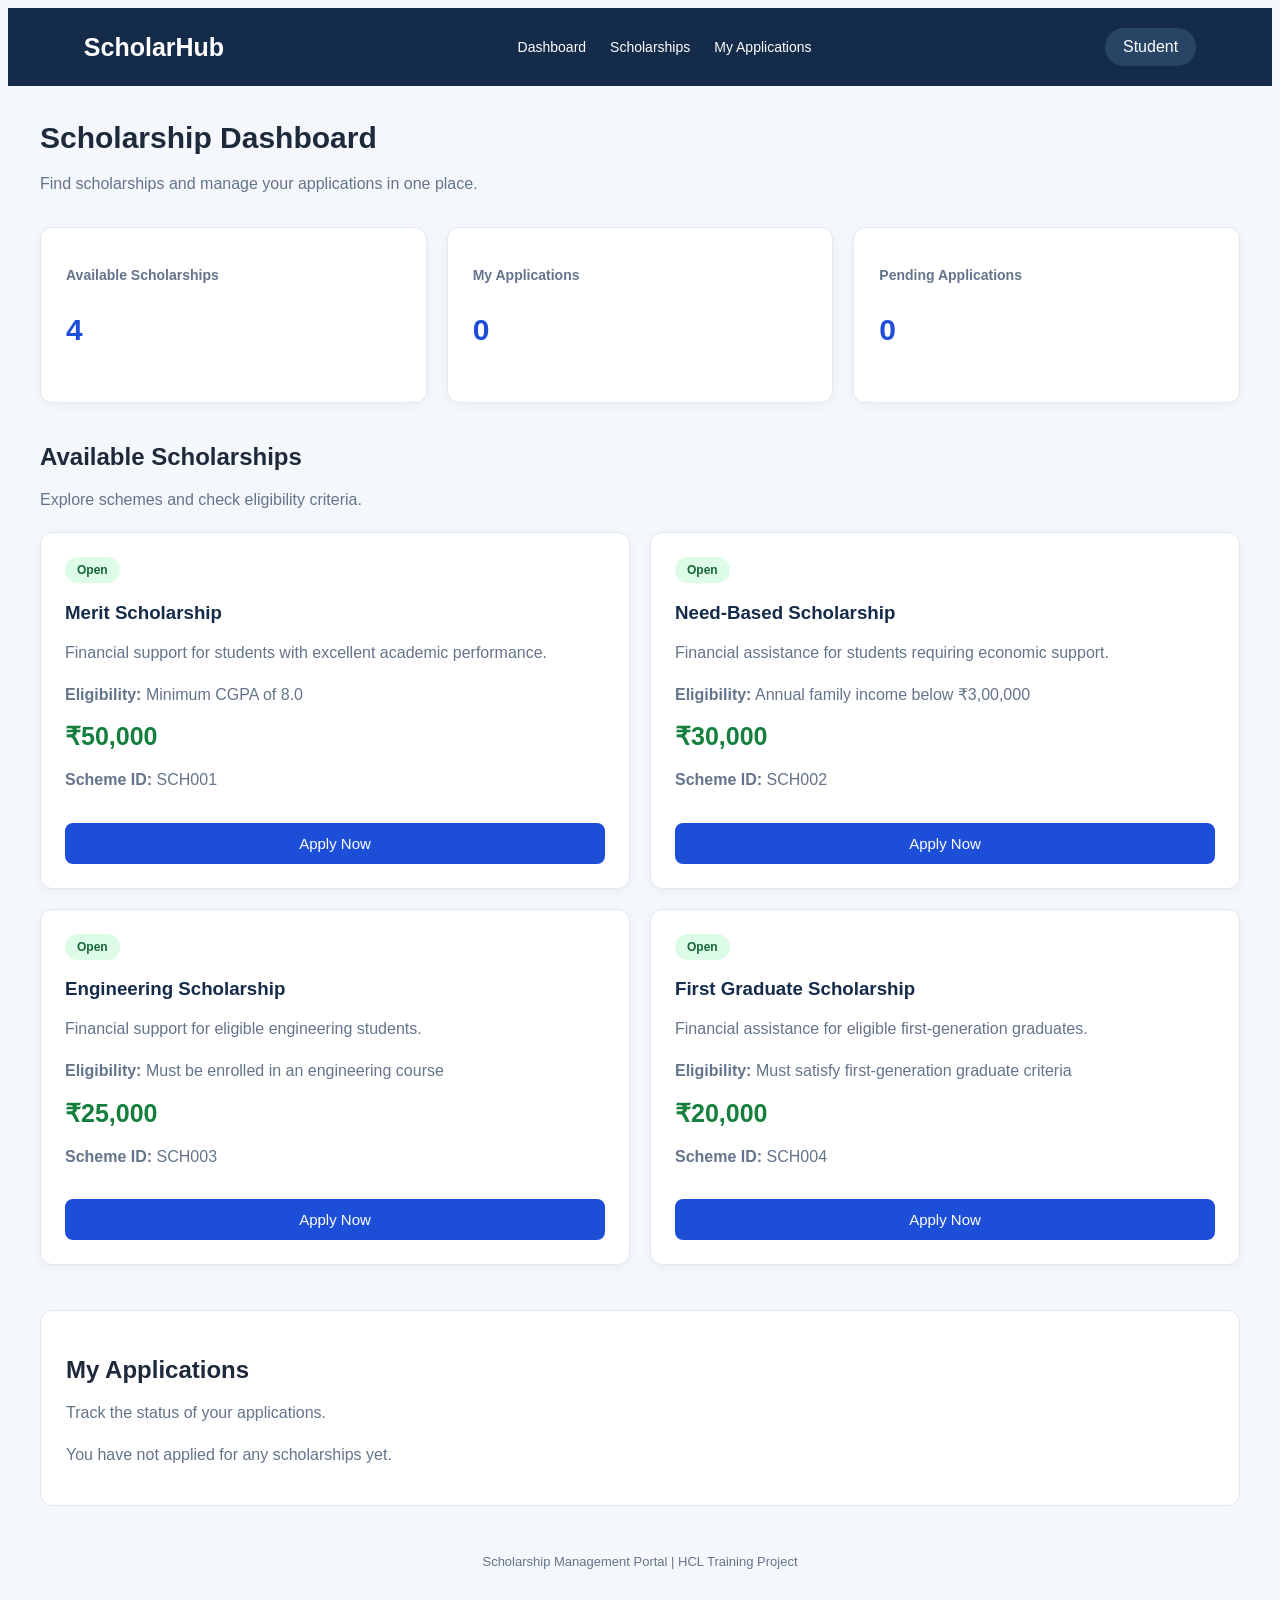
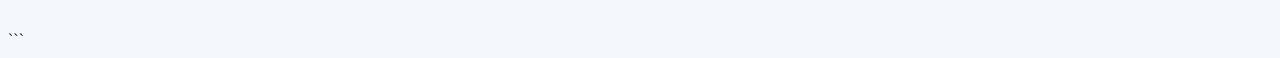
<file: Frontend/index.html>
<!DOCTYPE html>
<html lang="en">
<head>
    <meta charset="UTF-8">
    <meta name="viewport" content="width=device-width, initial-scale=1.0">
    <title>Scholarship Management Portal</title>
    <link rel="stylesheet" href="style.css">
</head>

<body>
    <header class="header">
        <div class="logo">ScholarHub</div>

        <nav>
            <a href="#dashboard">Dashboard</a>
            <a href="#scholarships">Scholarships</a>
            <a href="#applications">My Applications</a>
        </nav>

        <div class="user">Student</div>
    </header>

    <main class="container" id="dashboard">

        <section class="welcome">
            <h1>Scholarship Dashboard</h1>
            <p>Find scholarships and manage your applications in one place.</p>
        </section>

        <section class="stats">
            <div class="stat-card">
                <h3>Available Scholarships</h3>
                <p id="totalScholarships">0</p>
            </div>

            <div class="stat-card">
                <h3>My Applications</h3>
                <p id="totalApplications">0</p>
            </div>

            <div class="stat-card">
                <h3>Pending Applications</h3>
                <p id="pendingApplications">0</p>
            </div>
        </section>

        <section id="scholarships">
            <div class="section-heading">
                <h2>Available Scholarships</h2>
                <p>Explore schemes and check eligibility criteria.</p>
            </div>

            <div class="scholarship-list" id="scholarshipList">
            </div>
        </section>

        <section id="applications" class="applications-section">
            <h2>My Applications</h2>
            <p>Track the status of your applications.</p>

            <div id="applicationList">
                <p class="empty-message">
                    You have not applied for any scholarships yet.
                </p>
            </div>
        </section>

        <footer>
            <p>Scholarship Management Portal | HCL Training Project</p>
        </footer>

    </main>

    <script src="script.js"></script>
</body>
</html>
```
</file>
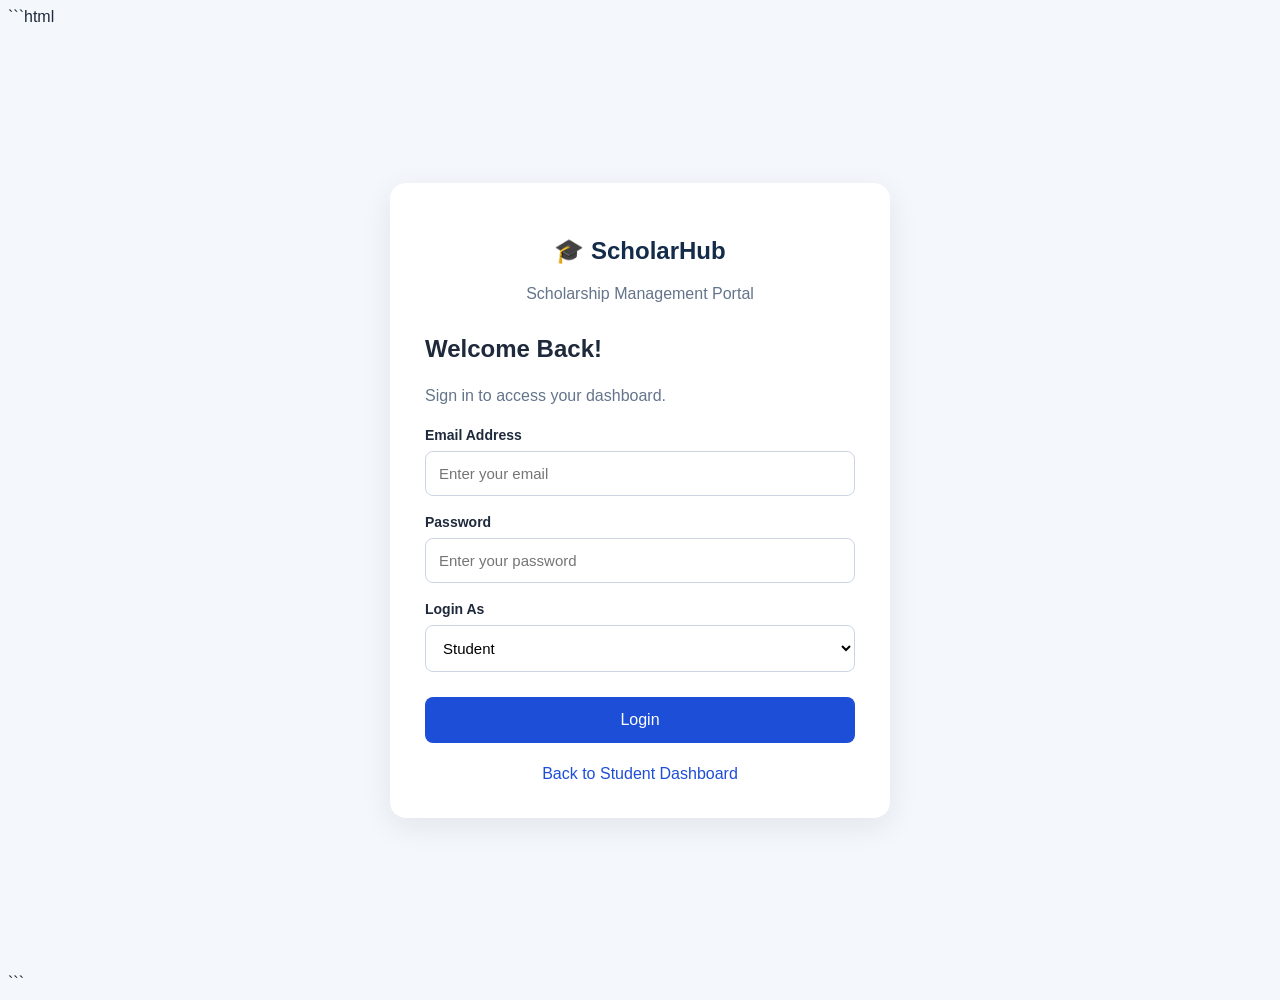
<file: Frontend/login.html>
```html
<!DOCTYPE html>
<html lang="en">
<head>
    <meta charset="UTF-8">
    <meta name="viewport" content="width=device-width, initial-scale=1.0">
    <title>Login | ScholarHub</title>
    <link rel="stylesheet" href="style.css">
    <style>
        .login-page {
            min-height: 100vh;
            display: flex;
            align-items: center;
            justify-content: center;
            padding: 24px;
            background: #f4f7fb;
        }

        .login-card {
            width: 100%;
            max-width: 430px;
            padding: 35px;
            background: white;
            border-radius: 16px;
            box-shadow: 0 8px 30px #142b4a15;
        }

        .login-brand {
            text-align: center;
            margin-bottom: 28px;
        }

        .login-brand h1 {
            color: #142b4a;
            margin-bottom: 8px;
        }

        .login-brand p,
        .login-subtitle {
            color: #64748b;
            line-height: 1.6;
        }

        .login-card label {
            display: block;
            margin: 18px 0 8px;
            font-weight: bold;
            font-size: 14px;
        }

        .login-card input,
        .login-card select {
            width: 100%;
            padding: 13px;
            border: 1px solid #cbd5e1;
            border-radius: 8px;
            font-size: 15px;
            background: white;
        }

        .login-card input:focus,
        .login-card select:focus {
            outline: 2px solid #93c5fd;
            border-color: #2563eb;
        }

        .login-card button {
            width: 100%;
            padding: 14px;
            margin-top: 25px;
            background: #1d4ed8;
            color: white;
            border: none;
            border-radius: 8px;
            font-size: 16px;
            cursor: pointer;
        }

        .login-card button:hover {
            background: #1e40af;
        }

        .login-message {
            margin-top: 16px;
            font-size: 14px;
            line-height: 1.5;
        }

        .login-back {
            display: block;
            text-align: center;
            margin-top: 22px;
            color: #1d4ed8;
            text-decoration: none;
        }
    </style>
</head>
<body>
    <main class="login-page">
        <section class="login-card">
            <div class="login-brand">
                <h1>🎓 ScholarHub</h1>
                <p>Scholarship Management Portal</p>
            </div>

            <h2>Welcome Back!</h2>
            <p class="login-subtitle">
                Sign in to access your dashboard.
            </p>

            <form id="loginForm">
                <label for="email">Email Address</label>
                <input
                    type="email"
                    id="email"
                    placeholder="Enter your email"
                    required
                >

                <label for="password">Password</label>
                <input
                    type="password"
                    id="password"
                    placeholder="Enter your password"
                    required
                >

                <label for="role">Login As</label>
                <select id="role" required>
                    <option value="student">Student</option>
                    <option value="admin">Admin</option>
                    <option value="verifier">Institute Verifier</option>
                    <option value="officer">Sanctioning Officer</option>
                </select>

                <button type="submit">Login</button>
                <p id="loginMessage" class="login-message"></p>
            </form>

            <a class="login-back" href="index.html">
                Back to Student Dashboard
            </a>
        </section>
    </main>

    <script>
        document.getElementById("loginForm").addEventListener(
            "submit",
            function (event) {
                event.preventDefault();

                const role = document.getElementById("role").value;
                const message = document.getElementById("loginMessage");

                message.style.color = "#b45309";
                message.textContent =
                    "Login page demonstration only. Authentication is not connected yet.";
            }
        );
    </script>
</body>
</html>
```
</file>
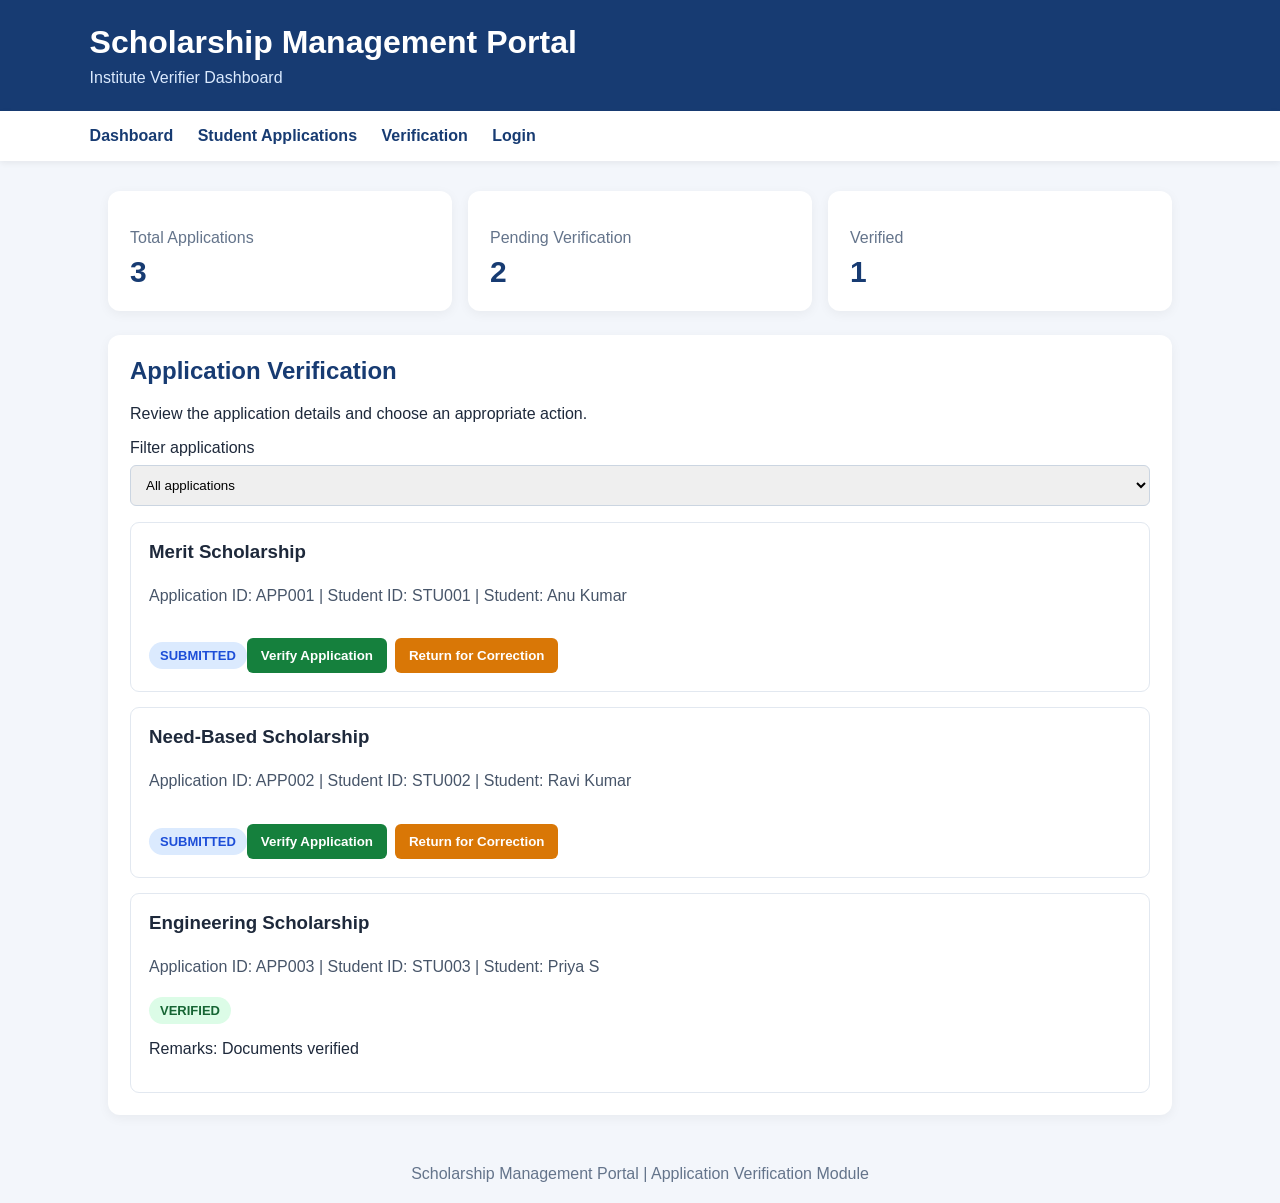
<file: Frontend/Verification.html>
<!DOCTYPE html>
<html lang="en">
<head>
    <meta charset="UTF-8">
    <meta name="viewport" content="width=device-width, initial-scale=1.0">
    <title>Application Verification | Scholarship Portal</title>

    <style>
        * {
            box-sizing: border-box;
        }

        body {
            margin: 0;
            font-family: Arial, sans-serif;
            background: #f3f6fb;
            color: #1e293b;
        }

        header {
            background: #173b72;
            color: white;
            padding: 24px 7%;
        }

        header h1 {
            margin: 0 0 8px;
        }

        header p {
            margin: 0;
            color: #dbeafe;
        }

        nav {
            padding: 16px 7%;
            background: white;
            box-shadow: 0 2px 6px #00000010;
        }

        nav a {
            color: #173b72;
            text-decoration: none;
            font-weight: bold;
            margin-right: 20px;
        }

        main {
            max-width: 1100px;
            margin: 30px auto;
            padding: 0 18px;
        }

        .stats {
            display: grid;
            grid-template-columns: repeat(auto-fit, minmax(180px, 1fr));
            gap: 16px;
            margin-bottom: 24px;
        }

        .stat, .panel {
            background: white;
            padding: 22px;
            border-radius: 12px;
            box-shadow: 0 3px 12px #0000000d;
        }

        .stat p {
            color: #64748b;
            margin-bottom: 8px;
        }

        .stat h2 {
            color: #173b72;
            margin: 0;
            font-size: 30px;
        }

        .panel {
            margin-bottom: 24px;
        }

        .panel h2 {
            color: #173b72;
            margin-top: 0;
        }

        .application {
            border: 1px solid #e2e8f0;
            border-radius: 9px;
            padding: 18px;
            margin-top: 15px;
        }

        .application h3 {
            margin-top: 0;
        }

        .details {
            line-height: 1.8;
            color: #475569;
        }

        .status {
            display: inline-block;
            padding: 6px 11px;
            border-radius: 20px;
            background: #dbeafe;
            color: #1d4ed8;
            font-size: 13px;
            font-weight: bold;
        }

        .verified {
            background: #dcfce7;
            color: #166534;
        }

        .correction {
            background: #fef3c7;
            color: #92400e;
        }

        button {
            border: none;
            border-radius: 6px;
            padding: 10px 14px;
            margin: 12px 8px 0 0;
            cursor: pointer;
            color: white;
            font-weight: bold;
        }

        .verify-btn {
            background: #15803d;
        }

        .return-btn {
            background: #d97706;
        }

        button:disabled {
            background: #94a3b8;
            cursor: not-allowed;
        }

        input, select {
            width: 100%;
            padding: 11px;
            margin-top: 8px;
            border: 1px solid #cbd5e1;
            border-radius: 6px;
        }

        .empty {
            color: #64748b;
        }

        #message {
            font-weight: bold;
        }

        footer {
            text-align: center;
            padding: 20px;
            color: #64748b;
        }
    </style>
</head>

<body>

<header>
    <h1>Scholarship Management Portal</h1>
    <p>Institute Verifier Dashboard</p>
</header>

<nav>
    <a href="index.html">Dashboard</a>
    <a href="applications.html">Student Applications</a>
    <a href="verification.html">Verification</a>
    <a href="login.html">Login</a>
</nav>

<main>
    <section class="stats">
        <div class="stat">
            <p>Total Applications</p>
            <h2 id="totalCount">0</h2>
        </div>
        <div class="stat">
            <p>Pending Verification</p>
            <h2 id="pendingCount">0</h2>
        </div>
        <div class="stat">
            <p>Verified</p>
            <h2 id="verifiedCount">0</h2>
        </div>
    </section>

    <section class="panel">
        <h2>Application Verification</h2>
        <p>Review the application details and choose an appropriate action.</p>

        <label for="filter">Filter applications</label>
        <select id="filter" onchange="displayApplications()">
            <option value="ALL">All applications</option>
            <option value="SUBMITTED">Pending verification</option>
            <option value="VERIFIED">Verified</option>
            <option value="CORRECTION_REQUIRED">Correction required</option>
        </select>

        <p id="message" role="status"></p>
        <div id="applicationList"></div>
    </section>
</main>

<footer>
    Scholarship Management Portal | Application Verification Module
</footer>

<script>
    // Sample data for frontend demonstration.
    // This is not connected to the Java backend.
    const applications = [
        {
            id: "APP001",
            studentId: "STU001",
            studentName: "Anu Kumar",
            scholarship: "Merit Scholarship",
            status: "SUBMITTED",
            reason: ""
        },
        {
            id: "APP002",
            studentId: "STU002",
            studentName: "Ravi Kumar",
            scholarship: "Need-Based Scholarship",
            status: "SUBMITTED",
            reason: ""
        },
        {
            id: "APP003",
            studentId: "STU003",
            studentName: "Priya S",
            scholarship: "Engineering Scholarship",
            status: "VERIFIED",
            reason: "Documents verified"
        }
    ];

    function displayApplications() {
        const list = document.getElementById("applicationList");
        const filter = document.getElementById("filter").value;

        document.getElementById("totalCount").textContent =
            applications.length;

        document.getElementById("pendingCount").textContent =
            applications.filter(app => app.status === "SUBMITTED").length;

        document.getElementById("verifiedCount").textContent =
            applications.filter(app => app.status === "VERIFIED").length;

        list.replaceChildren();

        const filtered = applications.filter(app =>
            filter === "ALL" || app.status === filter
        );

        if (filtered.length === 0) {
            const empty = document.createElement("p");
            empty.className = "empty";
            empty.textContent = "No applications found for this filter.";
            list.appendChild(empty);
            return;
        }

        filtered.forEach(app => {
            const card = document.createElement("article");
            card.className = "application";

            const heading = document.createElement("h3");
            heading.textContent = app.scholarship;

            const details = document.createElement("p");
            details.className = "details";
            details.textContent =
                "Application ID: " + app.id +
                " | Student ID: " + app.studentId +
                " | Student: " + app.studentName;

            const status = document.createElement("span");
            status.className = "status";

            if (app.status === "VERIFIED") {
                status.classList.add("verified");
            } else if (app.status === "CORRECTION_REQUIRED") {
                status.classList.add("correction");
            }

            status.textContent = app.status;

            card.append(heading, details, status);

            if (app.reason) {
                const reason = document.createElement("p");
                reason.textContent = "Remarks: " + app.reason;
                card.appendChild(reason);
            }

            if (app.status === "SUBMITTED") {
                const verifyButton = document.createElement("button");
                verifyButton.className = "verify-btn";
                verifyButton.textContent = "Verify Application";
                verifyButton.onclick = () => updateStatus(
                    app.id, "VERIFIED"
                );

                const returnButton = document.createElement("button");
                returnButton.className = "return-btn";
                returnButton.textContent = "Return for Correction";
                returnButton.onclick = () => requestCorrection(app.id);

                card.append(verifyButton, returnButton);
            }

            list.appendChild(card);
        });
    }

    function updateStatus(applicationId, newStatus, reason = "") {
        const app = applications.find(item => item.id === applicationId);

        if (!app || app.status !== "SUBMITTED") {
            return;
        }

        app.status = newStatus;
        app.reason = reason;

        document.getElementById("message").textContent =
            applicationId + " updated to " + newStatus + ".";

        document.getElementById("message").style.color = "#15803d";

        displayApplications();
    }

    function requestCorrection(applicationId) {
        const reason = prompt("Enter the reason for correction:");

        if (reason === null) {
            return;
        }

        if (!reason.trim()) {
            alert("Please enter a correction reason.");
            return;
        }

        updateStatus(
            applicationId,
            "CORRECTION_REQUIRED",
            reason.trim()
        );
    }

    displayApplications();
</script>

</body>
</html>
</file>
<file: Frontend/style.css>
```css
* {
    margin: 0;
    padding: 0;
    box-sizing: border-box;
}

body {
    font-family: Arial, sans-serif;
    background: #f4f7fb;
    color: #1e293b;
}

.header {
    background: #142b4a;
    color: white;
    padding: 20px 6%;
    display: flex;
    align-items: center;
    justify-content: space-between;
    flex-wrap: wrap;
    gap: 16px;
}

.logo {
    font-size: 25px;
    font-weight: bold;
}

nav {
    display: flex;
    gap: 24px;
    flex-wrap: wrap;
}

nav a {
    color: white;
    text-decoration: none;
    font-size: 14px;
}

nav a:hover {
    color: #93c5fd;
}

.user {
    background: #294566;
    padding: 10px 18px;
    border-radius: 20px;
}

.container {
    max-width: 1200px;
    margin: 35px auto;
    padding: 0 24px;
}

.welcome {
    margin-bottom: 30px;
}

.welcome h1 {
    font-size: 30px;
    margin-bottom: 10px;
}

.welcome p,
.section-heading p,
.applications-section > p {
    color: #64748b;
    line-height: 1.6;
}

.stats {
    display: grid;
    grid-template-columns: repeat(3, 1fr);
    gap: 20px;
    margin-bottom: 40px;
}

.stat-card {
    background: white;
    padding: 25px;
    border-radius: 12px;
    box-shadow: 0 3px 12px #0000000a;
    border: 1px solid #e2e8f0;
}

.stat-card h3 {
    color: #64748b;
    font-size: 14px;
    margin-bottom: 15px;
}

.stat-card p {
    font-size: 30px;
    font-weight: bold;
    color: #1d4ed8;
}

.section-heading {
    margin-bottom: 20px;
}

.section-heading h2,
.applications-section h2 {
    margin-bottom: 8px;
}

.scholarship-list {
    display: grid;
    grid-template-columns: repeat(2, minmax(0, 1fr));
    gap: 20px;
}

.scholarship-card {
    background: white;
    border: 1px solid #e2e8f0;
    border-radius: 12px;
    padding: 24px;
    box-shadow: 0 3px 12px #0000000a;
}

.scholarship-card h3 {
    margin-bottom: 12px;
    color: #142b4a;
}

.scholarship-card p {
    margin-bottom: 12px;
    color: #64748b;
    line-height: 1.6;
}

.amount {
    font-size: 25px;
    font-weight: bold;
    color: #15803d;
    margin: 15px 0;
}

.status {
    display: inline-block;
    padding: 6px 12px;
    border-radius: 20px;
    background: #dcfce7;
    color: #166534;
    font-size: 12px;
    font-weight: bold;
}

.apply-btn {
    width: 100%;
    margin-top: 18px;
    padding: 12px;
    background: #1d4ed8;
    color: white;
    border: none;
    border-radius: 8px;
    cursor: pointer;
    font-size: 15px;
}

.apply-btn:hover {
    background: #1e40af;
}

.apply-btn:disabled {
    background: #94a3b8;
    cursor: not-allowed;
}

.applications-section {
    margin-top: 45px;
    background: white;
    padding: 25px;
    border-radius: 12px;
    border: 1px solid #e2e8f0;
}

.application-item {
    padding: 16px 0;
    border-bottom: 1px solid #e2e8f0;
}

.application-item:last-child {
    border-bottom: none;
}

.empty-message {
    margin-top: 20px;
    color: #64748b;
}

footer {
    text-align: center;
    color: #64748b;
    padding: 35px 0 15px;
    font-size: 13px;
}

@media (max-width: 700px) {
    .stats,
    .scholarship-list {
        grid-template-columns: 1fr;
    }

    .header {
        flex-direction: column;
        align-items: flex-start;
    }

    .welcome h1 {
        font-size: 25px;
    }
}
```
</file>
